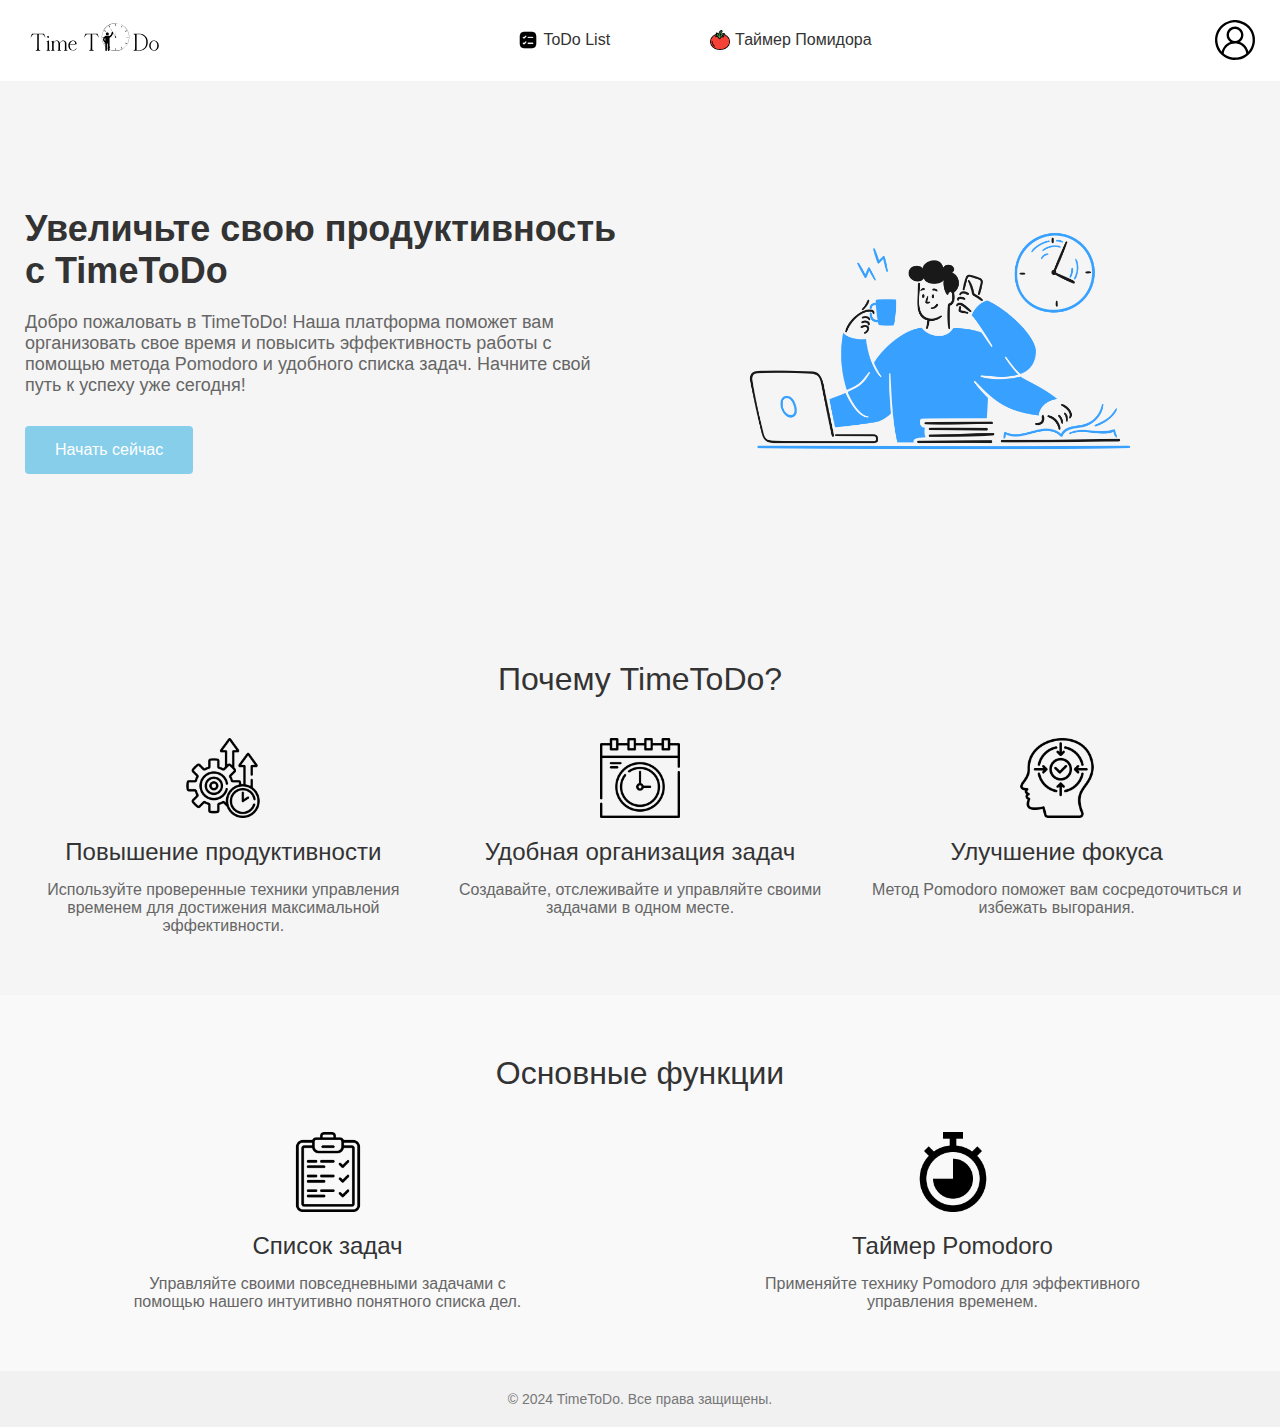
<file: index.html>
<!DOCTYPE html>
<html lang="ru">
  <head>
    <meta charset="UTF-8" />
    <meta name="viewport" content="width=device-width, initial-scale=1.0" />
    <title>TimeToDo</title>
    <link rel="shortcut icon" href="./images/user-icon.svg" type="image/x-icon" />
    <link rel="stylesheet" href="./styles/reset.css" />
    <link rel="stylesheet" href="./styles/main.css" />
  </head>
  <body>
    <div class="wrapper">
      <!-- Header Section -->
      <header class="header">
        <div class="container">
          <div class="header__inner">
            <a href="./index.html" class="header__logo">
              <img src="./images/logo.svg" alt="logo" width="250" />
            </a>
            <nav class="header__nav">
              <ul class="header__nav-list">
                <li class="nav__list-item">
                  <a href="./todo.html" class="nav__list-link">
                    <img src="./images/todo/todo.png" width="20" alt="" />
                    ToDo List
                  </a>
                </li>
                <li class="nav__list-item">
                  <a href="./pomodoro.html" class="nav__list-link">
                    <img src="./images/pomodoro/favicon.png" width="20" alt="" />
                    Таймер Помидора
                  </a>
                </li>
              </ul>
            </nav>
            <div class="header__user">
              <!-- Button that opens the login modal -->
              <button class="header__user-btn" id="open-login-btn">
                <img src="./images/user-icon.svg" alt="user-icon" width="40" />
              </button>
            </div>
            <!-- Modal Window -->
            <div class="modal" id="login-modal">
              <div class="modal__box">
                <button class="modal__close-btn" id="close-login-btn"></button>
                <h2 class="modal__title">Войдите в аккаунт</h2>
                <form class="modal__form">
                  <input class="modal__form-input" type="text" name="username" placeholder="Введите имя" />
                  <input class="modal__form-input" type="password" name="password" placeholder="Введите пароль" />
                  <button class="modal__form-btn" type="submit">Войти</button>
                </form>
              </div>
            </div>
          </div>
        </div>
      </header>

      <!-- Hero Section -->
      <main class="main">
        <section class="main__hero hero">
          <div class="container">
            <div class="hero__inner">
              <div class="hero__content">
                <h1 class="hero__content-title">Увеличьте свою продуктивность с TimeToDo</h1>
                <p class="hero__content-text">
                  Добро пожаловать в TimeToDo! Наша платформа поможет вам организовать свое время и повысить
                  эффективность работы с помощью метода Pomodoro и удобного списка задач. Начните свой путь к успеху уже
                  сегодня!
                </p>
                <a href="./todo.html" class="hero__btn">Начать сейчас</a>
              </div>
              <div class="hero__img-box">
                <img src="./images/hero/hero-bg.png" alt="Продуктивность" class="hero__image" />
              </div>
            </div>
          </div>
        </section>

        <!-- Why TimeToDo Section -->
        <section class="why-timetodo">
          <div class="container">
            <h2 class="section-title">Почему TimeToDo?</h2>
            <div class="why-timetodo__inner">
              <div class="why-timetodo__item">
                <img src="./images/hero/productivity.png" alt="Эффективность" class="why-timetodo__icon" />
                <h3 class="why-timetodo__title">Повышение продуктивности</h3>
                <p class="why-timetodo__text">
                  Используйте проверенные техники управления временем для достижения максимальной эффективности.
                </p>
              </div>
              <div class="why-timetodo__item">
                <img src="./images/hero/schedule.png" alt="Организация" class="why-timetodo__icon" />
                <h3 class="why-timetodo__title">Удобная организация задач</h3>
                <p class="why-timetodo__text">Создавайте, отслеживайте и управляйте своими задачами в одном месте.</p>
              </div>
              <div class="why-timetodo__item">
                <img src="./images/hero/concentrate.png" alt="Фокус" class="why-timetodo__icon" />
                <h3 class="why-timetodo__title">Улучшение фокуса</h3>
                <p class="why-timetodo__text">Метод Pomodoro поможет вам сосредоточиться и избежать выгорания.</p>
              </div>
            </div>
          </div>
        </section>

        <!-- Features Section -->
        <section class="features">
          <div class="container">
            <h2 class="section-title">Основные функции</h2>
            <div class="features__inner">
              <div class="features__item">
                <img src="./images/hero/organisation.png" alt="Список задач" class="features__icon" />
                <h3 class="features__title">Список задач</h3>
                <p class="features__text">
                  Управляйте своими повседневными задачами с помощью нашего интуитивно понятного списка дел.
                </p>
              </div>
              <div class="features__item">
                <img src="./images/hero/timer.png" alt="Таймер Помидора" class="features__icon" />
                <h3 class="features__title">Таймер Pomodoro</h3>
                <p class="features__text">Применяйте технику Pomodoro для эффективного управления временем.</p>
              </div>
              <!-- <div class="features__item">
                <img src="./images/hero/bar-chart.png" alt="Статистика" class="features__icon" />
                <h3 class="features__title">Статистика и отчеты</h3>
                <p class="features__text">
                  Отслеживайте свой прогресс и анализируйте результаты для постоянного улучшения.
                </p>
              </div> -->
            </div>
          </div>
        </section>
      </main>

      <!-- Footer Section -->
      <footer class="footer">
        <div class="container">
          <p class="footer__copyright">© 2024 TimeToDo. Все права защищены.</p>
        </div>
      </footer>
    </div>

    <!-- Scripts -->
    <script defer src="./js/modalWindow.js"></script>
  </body>
</html>
</file>
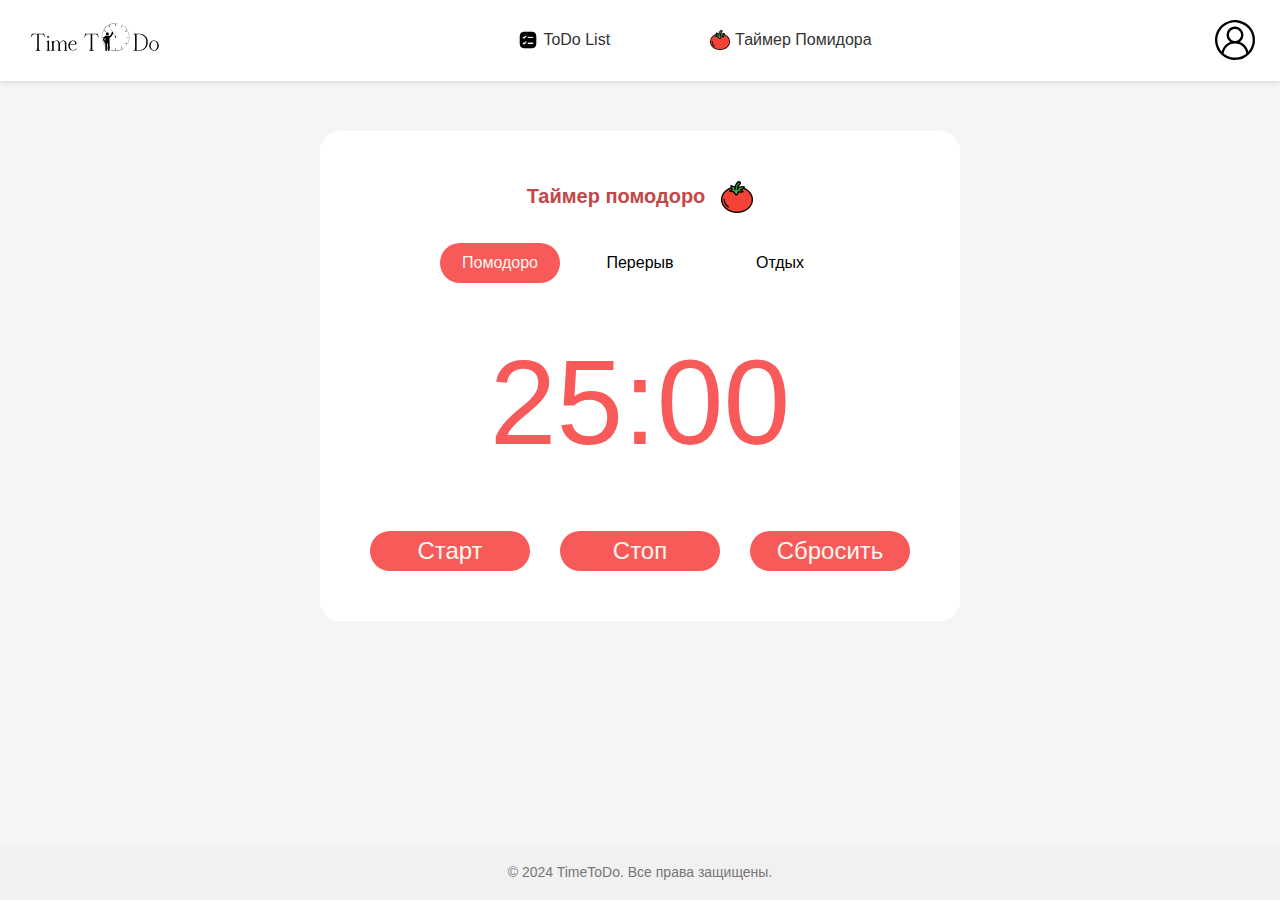
<file: pomodoro.html>
<!DOCTYPE html>
<html lang="en">
  <head>
    <meta charset="UTF-8" />
    <meta http-equiv="X-UA-Compatible" content="IE=edge" />
    <meta name="viewport" content="width=device-width, initial-scale=1.0" />
    <link rel="icon" type="image/svg+xml" href="./images/pomodoro/favicon.png" />
    <link rel="icon" type="image/png" href="./images/pomodoro/favicon.png" />
    <title>Помодоро</title>
    <link rel="stylesheet" href="./styles/reset.css" />
    <link rel="stylesheet" href="./styles/main.css" />
    <link rel="stylesheet" href="./styles/pomodoro.css" />
  </head>

  <body>
    <div class="wrapper">
      <header class="header">
        <div class="container">
          <div class="header__inner">
            <a href="./index.html" class="header__logo">
              <img src="./images/logo.svg" alt="logo" width="250" />
            </a>
            <nav class="header__nav">
              <ul class="header__nav-list">
                <li class="nav__list-item">
                  <a href="./todo.html" class="nav__list-link">
                    <img src="./images/todo/todo.png" width="20" alt="" />
                    ToDo List
                  </a>
                </li>
                <li class="nav__list-item">
                  <a href="./pomodoro.html" class="nav__list-link">
                    <img src="./images/pomodoro/favicon.png" width="20" alt="" />
                    Таймер Помидора
                  </a>
                </li>
              </ul>
            </nav>
            <div class="header__user">
              <!-- Same login button and ID -->
              <button class="header__user-btn" id="open-login-btn">
                <img src="./images/user-icon.svg" alt="user-icon" width="40" />
              </button>
            </div>
            <!-- Modal Window -->
            <div class="modal" id="login-modal">
              <div class="modal__box">
                <button class="modal__close-btn" id="close-login-btn"></button>
                <h2 class="modal__title">Войдите в аккаунт</h2>
                <form class="modal__form">
                  <input class="modal__form-input" type="text" name="username" placeholder="Введите имя" />
                  <input class="modal__form-input" type="password" name="password" placeholder="Введите пароль" />
                  <button class="modal__form-btn" type="submit">Войти</button>
                </form>
              </div>
            </div>
          </div>
        </div>
      </header>

      <main class="main">
        <section class="pomodoro">
          <div class="pomodoro__container">
            <div class="timer">
              <div class="header__pomodoro">
                <h1 class="header__title">Таймер помодоро</h1>
                <img src="./images/pomodoro/favicon.png" alt="Логотип" width="32" />
              </div>
              <div class="navigation">
                <button class="navigation__btn navigation__btn--active" data-use="work">Помодоро</button>
                <button class="navigation__btn" data-use="break">Перерыв</button>
                <button class="navigation__btn" data-use="relax">Отдых</button>
              </div>
              <p class="time"><span class="time__minutes">25</span>:<span class="time__seconds">00</span></p>
              <div class="control">
                <button class="control__btn control__btn-start">Старт</button>
                <button class="control__btn control__btn-stop">Стоп</button>
                <button class="control__btn control__btn-reset">Сбросить</button>
              </div>
            </div>
          </div>
        </section>
      </main>

      <footer class="footer">
        <div class="container">
          <p class="footer__copyright">© 2024 TimeToDo. Все права защищены.</p>
        </div>
      </footer>
    </div>

    <!-- Scripts -->
    <script defer src="./js/modalWindow.js"></script>
    <script defer src="./js/pomodoro.js"></script>
  </body>
</html>
</file>
<file: styles/main.css>
/* ================================================ Global styles ================================================*/
:root {
  --color-white: #ffffff;
  --color-black: #000000;
  --text-color: #333333;
  --primary-color: #87ceeb;
  --secondary-color: #ff4c4c;
  --background-color: #f5f5f5;
  --text-size: 17px;
}

html,
body {
  font-family: 'Roboto', sans-serif;
  background-color: var(--background-color);
  height: 100%;
}

.wrapper {
  display: flex;
  flex-direction: column;
  min-height: 100%;
}

.main {
  flex-grow: 1;
}

.container {
  max-width: 1260px;
  padding: 0 15px;
  margin: 0 auto;
}

/* ================================================ Header section ================================================*/
.header {
  padding: 20px 0;
  background-color: var(--color-white);
  box-shadow: 0 2px 4px rgba(0, 0, 0, 0.1);
}

.header__inner {
  display: flex;
  align-items: center;
  justify-content: space-between;
}

.header__logo {
  display: flex;
  align-items: center;
}

.header__logo img {
  width: 150px;
}

.header__nav-list {
  margin-top: 3px;
  display: flex;
  align-items: center;
  gap: 100px;
}

.nav__list-link {
  position: relative;
  display: flex;
  gap: 5px;
  align-items: center;
  font-weight: 500;
  font-size: 16px;
  color: var(--text-color);
  padding-bottom: 4px;
  transition: color 0.3s;
}

.nav__list-link:hover {
  color: var(--primary-color);
}

.nav__list-link::before {
  content: '';
  position: absolute;
  left: 0;
  bottom: 0;
  width: 0%;
  height: 2px;
  background-color: var(--primary-color);
  transition: width 0.3s ease;
}

.nav__list-link:hover::before {
  width: 100%;
}

.header__user {
  transition: transform 0.3s;
}

.header__user:hover {
  transform: scale(1.03);
}

/* ================================================ Modal window ================================================*/
.modal {
  position: fixed;
  left: 0;
  top: 0;
  width: 100%;
  height: 100vh;
  z-index: 99998;
  background-color: rgba(0, 0, 0, 0.3);
  display: grid;
  align-items: center;
  justify-content: center;
  overflow-y: auto;
  visibility: hidden;
  opacity: 0;
  transition: opacity 0.4s;
}

.modal.open {
  visibility: visible;
  opacity: 1;
}

.modal__box {
  max-width: 350px;
  padding: 50px;
  background-color: var(--color-white);
  border-radius: 12px;
  transform: scale(0);
  transition: transform 0.8s;
  position: relative;
}

.modal.open .modal__box {
  transform: scale(1);
}

.modal__close-btn::before,
.modal__close-btn::after {
  content: '';
  position: absolute;
  top: 12.5px;
  right: 25px;
  width: 5px;
  height: 25px;
  background: var(--color-black);
  transform: rotate(45deg);
  cursor: pointer;
}

.modal__close-btn::after {
  transform: rotate(-45deg);
}

.modal__title {
  font-size: 24px;
  font-weight: 600;
  margin-bottom: 30px;
  text-align: center;
}

.modal__form {
  display: flex;
  flex-direction: column;
}

.modal__form-input {
  width: 100%;
  background-color: #f0f0f0;
  padding: 15px;
  border: 1px solid #ccc;
  border-radius: 4px;
  margin-bottom: 20px;
  font-size: 16px;
}

.modal__form-btn {
  width: 100%;
  padding: 15px;
  background-color: var(--primary-color);
  color: var(--color-white);
  border: none;
  border-radius: 4px;
  font-size: 16px;
  cursor: pointer;
  transition: background 0.3s;
}

.modal__form-btn:hover {
  background-color: #1e54b5; /* Немного затемнённый основной цвет */
}

/* ================================================ Index ================================================*/

/* Общие стили для секций */
.section-title {
  text-align: center;
  font-size: 32px;
  margin-bottom: 40px;
  color: var(--text-color);
}
/* Секция Hero */
.hero {
  padding: 60px 0;
  background-color: var(--background-color);
}

.hero__inner {
  display: flex;
  align-items: center;
  justify-content: space-between;
  flex-wrap: wrap; /* Добавлено для адаптивности */
}

.hero__content {
  max-width: 600px;
  flex: 1 1 50%; /* Обновлено для адаптивности */
}

.hero__content-title {
  font-weight: 700;
  font-size: 36px;
  margin-bottom: 20px;
  color: var(--text-color);
}

.hero__content-text {
  font-size: 18px;
  margin-bottom: 30px;
  color: #666666;
}

.hero__btn {
  display: inline-block;
  padding: 15px 30px;
  background-color: var(--primary-color);
  color: var(--color-white);
  border-radius: 4px;
  text-decoration: none;
  font-size: 16px;
  transition: background 0.3s;
}

.hero__btn:hover {
  background-color: #1e54b5;
}

.hero__img-box {
  flex: 1 1 40%; /* Обновлено для адаптивности */
  text-align: center;
}

.hero__image {
  max-width: 100%;
  height: auto;
  /* Ограничиваем высоту изображения */
  max-height: 400px;
  object-fit: contain;
}

/* Секция "Почему TimeToDo?" */
.why-timetodo {
  padding: 60px 0;
}

.why-timetodo__inner {
  display: flex;
  justify-content: space-between;
  gap: 20px;
}

.why-timetodo__item {
  flex: 1;
  text-align: center;
}

.why-timetodo__icon {
  width: 80px;
  height: 80px;
  margin-bottom: 20px;
}

.why-timetodo__title {
  font-size: 24px;
  margin-bottom: 15px;
  color: var(--text-color);
}

.why-timetodo__text {
  font-size: 16px;
  color: #666666;
}

/* Секция "Основные функции" */
.features {
  padding: 60px 0;
  background-color: #f9f9f9;
}

.features__inner {
  display: flex;
  justify-content: space-between;
  gap: 20px;
}

.features__item {
  flex: 1;
  text-align: center;
}

.features__icon {
  width: 80px;
  height: 80px;
  margin-bottom: 20px;
}

.features__title {
  font-size: 24px;
  margin-bottom: 15px;
  color: var(--text-color);
}

.features__text {
  font-size: 16px;
  color: #666666;
  max-width: 400px;
  margin: 0 auto;
}

/* Секция "Call to Action" */
.cta {
  background-color: var(--primary-color);
  padding: 60px 0;
  text-align: center;
  color: var(--color-white);
}

.cta__title {
  font-size: 28px;
  margin-bottom: 30px;
}

.cta__btn {
  display: inline-block;
  padding: 15px 30px;
  background-color: var(--secondary-color);
  color: var(--color-white);
  border-radius: 4px;
  text-decoration: none;
  font-size: 18px;
  transition: background 0.3s;
}

.cta__btn:hover {
  background-color: #e53935;
}

/* Футер */
.footer {
  background-color: #f1f1f1;
  padding: 20px 0;
}

.footer p {
  text-align: center;
  color: #777777;
  font-size: 14px;
}
</file>
<file: styles/pomodoro.css>
.pomodoro {
  display: flex;
  margin: 50px 0;
}

.pomodoro__container {
  display: flex;
  flex-direction: column;
  gap: 50px;
  /* grid-template-columns: 3fr 2fr; */
  max-width: 1260px;
  padding: 50px;
  margin: 0 auto;
  /* height: 600px; */
  align-items: center;
  background-color: var(--color-white);
  border-radius: 20px;
}

.timer {
  display: flex;
  flex-direction: column;
}

.header__pomodoro {
  display: flex;
  align-items: center;
  margin: 0 auto;
  max-width: max-content;
  margin-bottom: 30px;
}

.header__title {
  font-size: 20px;
  font-weight: 700;
  color: #c44747;
  margin-right: 16px;
}

.navigation {
  display: flex;
  justify-content: center;
  margin-bottom: 50px;
}

.navigation__btn {
  width: 120px;
  height: 40px;
  font-size: 16px;
  text-align: center;
  margin-right: 20px;
  border-radius: 25px;
  background-color: white;
  transition: all 0.3s ease;
}

.navigation__btn:hover {
  background-color: #f53f3f;
  color: #fff8ee;
}

.navigation__btn:last-child {
  margin-right: 0;
}

.navigation__btn--active {
  color: #fff8ee;
  background-color: #f85959;
}

.time {
  font-size: 120px;
  color: #f85959;
  text-align: center;
  margin-bottom: 60px;
}

.title {
  text-align: center;
  margin-bottom: 30px;
  font-size: 20px;
}

.control {
  display: flex;
  justify-content: center;
}

.control__btn {
  width: 160px;
  height: 40px;
  font-size: 24px;
  line-height: 30px;
  text-align: center;
  color: #fff8ee;
  background-color: #f85959;
  border-radius: 25px;
  margin-right: 30px;
  transition: all 0.3s ease;
}

.control__btn:hover {
  background-color: #df6f6f;
}

.control__btn:last-child {
  margin-right: 0;
}

.todo__title {
  font-size: 24px;
  font-weight: 700;
  margin-bottom: 30px;
}

.todo__list {
  padding-left: 24px;
  display: flex;
  flex-direction: column;
  gap: 10px;
}

.todo__item {
  font-size: 18px;
}

.todo__item-wrapper {
  display: grid;
  grid-template-columns: 1fr min-content min-content;
  align-items: center;
  gap: 5px;

  transition: all 0.3s ease;
}

.todo__item-wrapper:hover {
  transform: scale(1.03);
}

.todo__btn {
  position: relative;
  text-align: left;
  display: flex;
  align-items: flex-end;

  transition: all 0.3s ease;
}

.todo__btn:after {
  content: '';
  display: block;
  height: 1px;
  flex-grow: 1;
  border-bottom: 1px dotted #f85959;
}

.todo__edit,
.todo__del {
  flex-shrink: 0;
  display: block;
  width: 20px;
  height: 20px;

  transition: all 0.3s ease;
}

.todo__edit {
  background: url('./../images/pomodoro/edit.svg') center / cover no-repeat;
  margin-right: 4px;
}

.todo__del {
  background: url('./../images/pomodoro/delete.svg') center / cover no-repeat;
}

.todo__edit:hover,
.todo__del:hover {
  transform: scale(1.1);
}

.todo__add {
  color: #4694fa;
  text-align: left;
}

.count {
  display: flex;
  flex-direction: column;
  align-items: center;
}

.count::before{
  position: relative;
  content: '';
  background-color: #ff0000;
  width: 100px;
  height: 100px;
  border-radius: 50%;
}

.count__num {
  position: absolute;
  padding-top: 20px;
  font-size: 52px;
}

.count__text {
  margin-top: 25px;
  font-size: 18px;
}
</file>
